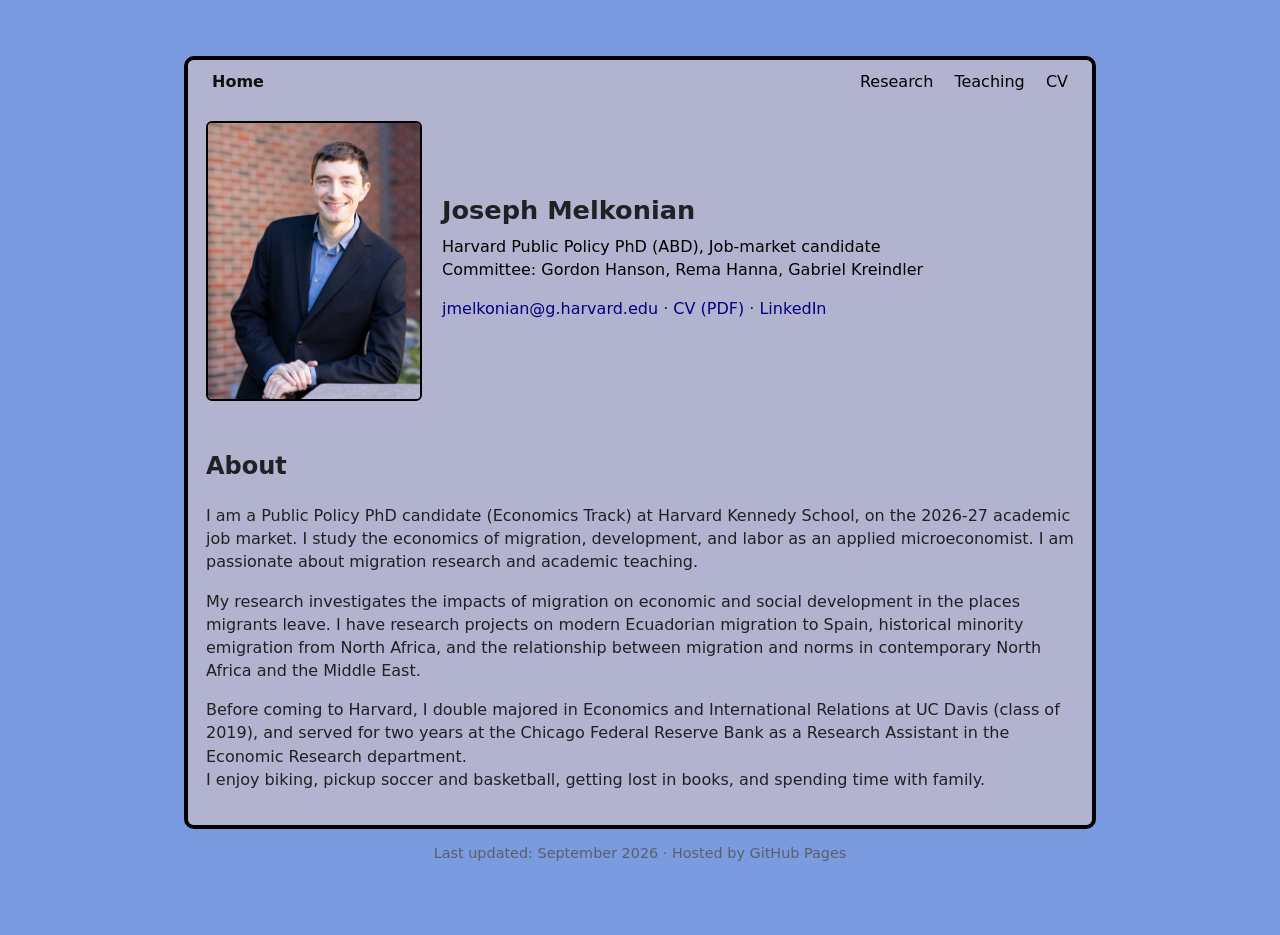
<file: index.html>
<!doctype html>
<html lang="en">
<head>
  <meta charset="utf-8" />
  <meta name="viewport" content="width=device-width, initial-scale=1" />
  <meta name="google-site-verification" content="09JhG6fdlHz6kO8kMZOuicw0uHYEpfqvG0ezNS4bR2U" />
  <title>Joseph Melkonian</title>
  <link rel="stylesheet" href="css/styles.css">
</head>
<body>
  <main class="container">
    <div class="content-frame">
    <header class="site-header">
      <div class="header-inner">
        <a class="brand" href="index.html">Home</a> 
        <nav class="site-nav">
          <a href="research.html">Research</a>
          <a href="teaching.html">Teaching</a>
          <a href="melkonian_cv_2026_academic_oct.pdf" target="_blank" rel="noopener">CV</a>
        </nav>
      </div>
    </header>
    <header class="profile-header">
      <div class="photo">
        <img src="images/joseph_professional_headshot.jpg" alt="Profile photo: Joseph Melkonian">
      </div>
      <div class="intro">
        <h1>Joseph Melkonian</h1> 
        <p class="title">Harvard Public Policy PhD (ABD), Job-market candidate
          <br> Committee: Gordon Hanson, Rema Hanna, Gabriel Kreindler </p>
        <p class="contact">
          <a href="mailto:jmelkonian@g.harvard.edu">jmelkonian@g.harvard.edu</a> · <a href="melkonian_cv_2026_academic_oct.pdf" target="_blank" rel="noopener">CV (PDF)</a> · <a href="https://www.linkedin.com/in/joseph-melkonian/">LinkedIn</a>
        </p>
      </div>
    </header>

    <section >
        <h2>About</h2>
        <p>
            I am a Public Policy PhD candidate (Economics Track) at Harvard Kennedy School, on the 2026-27 academic job market. 
            I study the economics of migration, development, and labor as an applied microeconomist. I am passionate about migration research and academic teaching. 
            
        </p>

        <p>
            My research investigates the impacts of migration on economic and social development in the places migrants leave. I have research projects on modern Ecuadorian migration to Spain, 
            historical minority emigration from North Africa, and the relationship between migration and norms in contemporary North Africa and the Middle East. 
            
            <!-- comment For my job market paper I analyze international census and labor force survey microdata to study the impact of a recession in a migrant destination country (Spain) 
            on development in a migrant sending country (Ecuador); I find the recession propagates to migrant origin regions through return migration. -->
        </p>

        <!-- <p>
            I twice taught an original sophomore tutorial at Harvard College on the Economics of Migration in the Middle East and North Africa, 
            developing student research and writing skills while introducing undergraduates to economic migration research. 
            I thrice served as a Teaching Fellow and Lead Proctor for Intermediate Microeconomics (ECON 1010A), 
            innovating new protocols to support testing integrity for classes of nearly three hundred students.
        </p> -->

        <p>
            Before coming to Harvard, I double majored in Economics and International Relations at UC Davis (class of 2019), 
            and served for two years at the Chicago Federal Reserve Bank as a Research Assistant in the Economic Research department.
            <br> I enjoy biking, pickup soccer and basketball, getting lost in books, and spending time with family. 
            <!-- comment 's Insurance Initiative. !-->  
        </p>

        <!-- <ul class="quick-links">
          <li><a href="research.html">Research Experience</a></li>
          <li><a href="teaching.html">Teaching Experience</a></li>
        </ul> -->

    </section>
    </div>

    <footer class="foot">
      <p>Last updated: September 2026 · Hosted by GitHub Pages</p>
    </footer>
  </main>
</body>
</html>
</file>
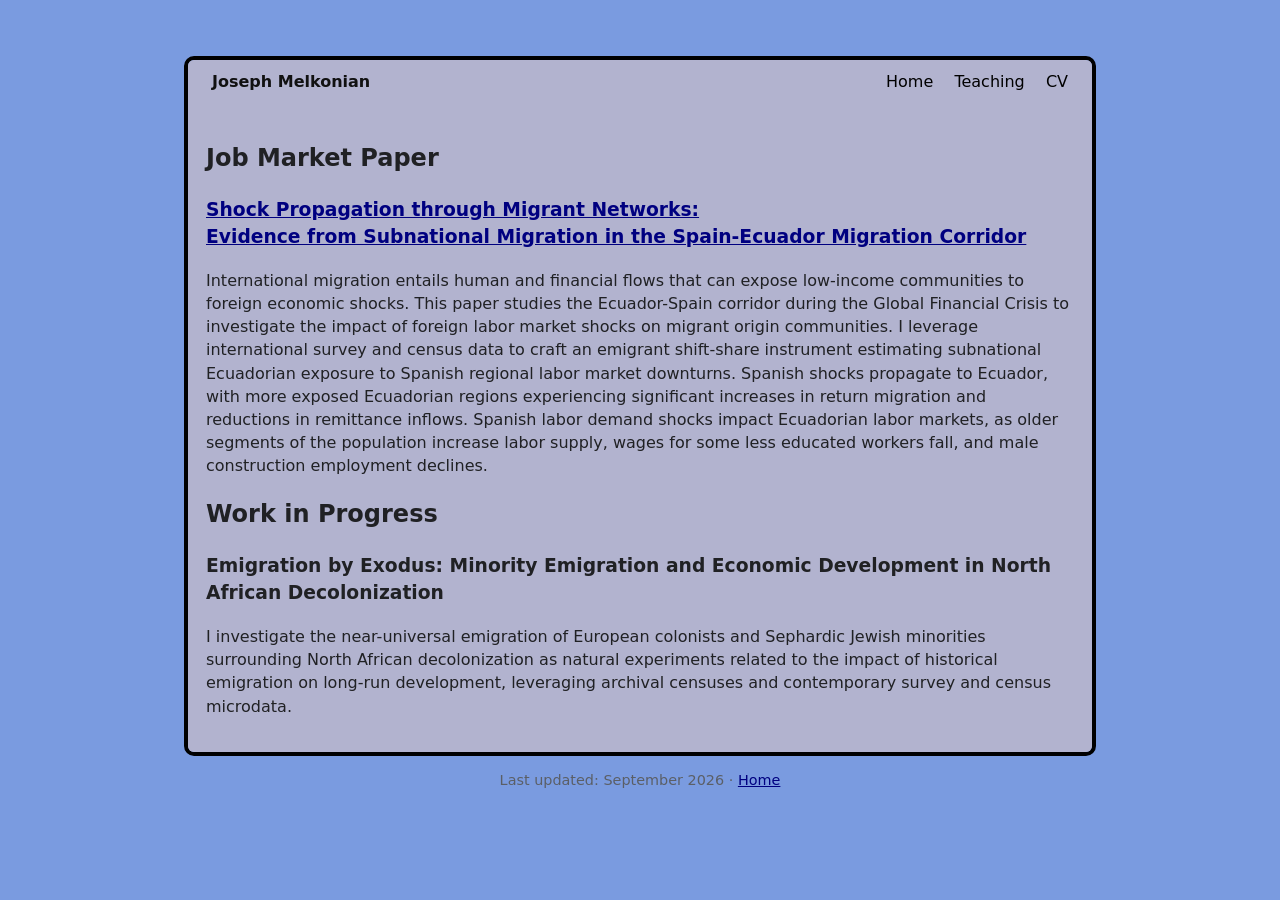
<file: research.html>
<!doctype html>
<html lang="en">
<head>
  <meta charset="utf-8" />
  <meta name="viewport" content="width=device-width, initial-scale=1" />
  <title>Joseph Melkonian — Research</title>
  <link rel="stylesheet" href="css/styles.css">
</head>
<body class="research-page">
  <main class="container">
    <div class="content-frame">
    <header class="site-header">
      <div class="header-inner">
        <a class="brand" href="index.html">Joseph Melkonian</a>
        <nav class="site-nav">
          <a href="index.html">Home</a>
          <a href="teaching.html">Teaching</a>
          <a href="melkonian_cv_2026_academic_oct.pdf" target="_blank" rel="noopener">CV</a>
        </nav>
      </div>
    </header>

    <!-- <header class="profile-header">
      <div class="photo">
        <img src="images/melkonian_headshot.JPG" alt="Profile photo: Joseph Melkonian">
      </div>
      <div class="intro">
        <h1>Joseph Melkonian</h1>
        <p class="title">Harvard Kennedy School — Public Policy PhD, Job-market candidate</p>
        <p class="contact">
          <a href="mailto:jmelkonian@g.harvard.edu">jmelkonian@g.harvard.edu</a> · <a href="index.html">Home</a> · <a href="teaching.html">Teaching</a>
        </p>
      </div>
    </header> -->

    <section>
      <!-- <section> -->
        <h2>Job Market Paper</h2>
        <h3><a href="melkonian_jmp.pdf" target="_blank" rel="noopener">Shock Propagation through Migrant Networks: <br> Evidence from Subnational Migration in the Spain-Ecuador Migration Corridor</a></h3>
        <p> International migration entails human and financial flows that can expose low-income communities to foreign economic shocks. 
          This paper studies the Ecuador-Spain corridor during the Global Financial Crisis to investigate the impact of foreign labor market shocks on migrant origin communities. 
          I leverage international survey and census data to craft an emigrant shift-share instrument estimating subnational Ecuadorian exposure to Spanish regional labor market downturns. 
          Spanish shocks propagate to Ecuador, with more exposed Ecuadorian regions experiencing significant increases in return migration and reductions in remittance inflows. 
          Spanish labor demand shocks impact Ecuadorian labor markets, as older segments of the population increase labor supply, wages for some less educated workers fall, and male construction employment declines. 
          
         
          
          <!-- I study the impact of labor market shocks in Spain on economic development in Ecuador during the Global Financial Crisis and Eurozone Debt Crisis.  -->
          <!-- I find Spanish shocks propagate to Ecuador, with Ecuadorian province exposure to Spanish labor market downturns significantly associated with increases  -->
          <!--in return migration. Examining nearly decadal changes, I find that shock exposure is associated with growth in the prime working age population share, 
          increased computer ownership, and a reduction in the share of households on welfare. -->  </p>

        <h2>Work in Progress</h2>
        <h3>Emigration by Exodus: Minority Emigration and Economic Development in North African Decolonization</h3>
        <p> I investigate the near-universal emigration of European colonists and Sephardic Jewish minorities surrounding North African decolonization as natural experiments related 
          to the impact of historical emigration on long-run development, leveraging archival censuses and contemporary survey and census microdata. 
          <!-- My research would contribute to the economic literature on the effects of emigration on labor markets and on economic development, 
          the economic contribution of ethnic minorities, and the impact of historical exposure to ethnic minorities on social and political norms. --> </p>

    </section>
    </div>

    <footer class="foot">
      <p>Last updated: September 2026 · <a href="index.html">Home</a></p>
    </footer>
  </main>
</body>
</html>
</file>
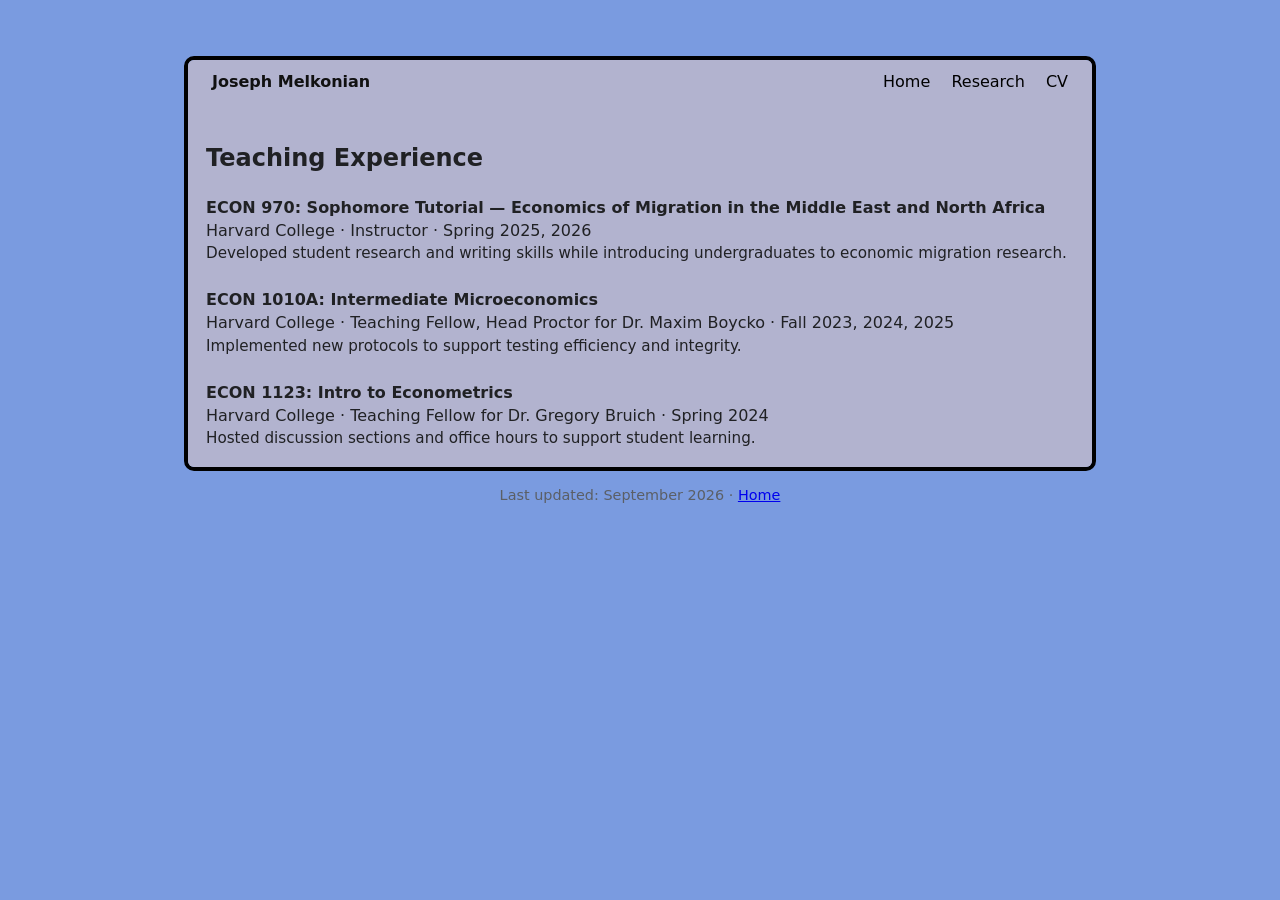
<file: teaching.html>
<!doctype html>
<html lang="en">
<head>
  <meta charset="utf-8" />
  <meta name="viewport" content="width=device-width, initial-scale=1" />
  <title>Joseph Melkonian — Teaching</title>
  <link rel="stylesheet" href="css/styles.css">
</head>
<body class="teaching-page">
  <main class="container">
    <div class="content-frame">
    <header class="site-header">
      <div class="header-inner">
        <a class="brand" href="index.html">Joseph Melkonian</a>
        <nav class="site-nav">
          <a href="index.html">Home</a>
          <a href="research.html">Research</a>
          <a href="melkonian_cv_2026_academic_oct.pdf" target="_blank" rel="noopener">CV</a>
        </nav>
      </div>
    </header>

    <!-- <header class="profile-header">
      <div class="photo">
        <img src="images/melkonian_headshot.JPG" alt="Profile photo: Joseph Melkonian">
      </div>
      <div class="intro">
        <h1>Joseph Melkonian</h1>
        <p class="title">Harvard Kennedy School — Public Policy PhD, Job-market candidate</p>
        <p class="contact">
          <a href="mailto:jmelkonian@g.harvard.edu">jmelkonian@g.harvard.edu</a> · <a href="index.html">Home</a> · <a href="research.html">Research</a>
        </p>
      </div>
    </header> -->

    <section>
      <!-- <section> -->
        <h2>Teaching Experience</h2>
        <div class="teaching">
          <div class="course">
            <strong>ECON 970: Sophomore Tutorial — Economics of Migration in the Middle East and North Africa</strong>
            <div>Harvard College · Instructor · Spring 2025, 2026</div>
            <div class = "meta">Developed student research and writing skills while introducing undergraduates to economic migration research.</div>
          </div>


          <div class="course">
            <strong>ECON 1010A: Intermediate Microeconomics</strong>
            <div >Harvard College · Teaching Fellow, Head Proctor for Dr. Maxim Boycko · Fall 2023, 2024, 2025</div>
            <div class = "meta">Implemented new protocols to support testing efficiency and integrity. <!-- <br>
              Hosted discussion sections and office hours to support student learning. --> </div>
          </div>

          <div class="course">
            <strong>ECON 1123: Intro to Econometrics</strong>
            <div >Harvard College · Teaching Fellow for Dr. Gregory Bruich · Spring 2024</div>
            <div class = "meta">Hosted discussion sections and office hours to support student learning.</div>
          </div>
        </div>
      <!-- </section> -->

    </section>
    </div>

    <footer class="foot">
      <p>Last updated: September 2026 · <a href="index.html">Home</a></p>
    </footer>
  </main>
</body>
</html>
</file>
<file: css/styles.css>
:root{
  --bg:#7a9be0;
  --card:#b2b3cf;
  --muted:#5b5f66;
  --accent:#1f6feb;
  --max-width:960px;
}
*{box-sizing:border-box}
body{font-family:system-ui,-apple-system,Segoe UI,Roboto,'Helvetica Neue',Arial;line-height:1.45;margin:0;background:var(--bg);color:#202124}
.container{max-width:var(--max-width);margin:32px auto;padding:24px}
.content-frame{border:4px solid #000;border-radius:10px;overflow:hidden}
.content-frame > section{border-radius:0;box-shadow:none}
.profile-header{display:flex;gap:20px;align-items:center;padding:18px;background:var(--card);border:0;border-radius:0;box-shadow:none;margin-bottom:0}
.profile-header + section{border:0;border-radius:0;box-shadow:none;padding-top:4px}
.photo img{width:216px;height:280px;object-fit:cover;border-radius:6px;border:2px solid #000}
.intro h1{margin:0;font-size:1.6rem}
.intro .title{color:#000;margin-top:6px}
.contact a{color:#000080;text-decoration:none}

h3 {
  margin-top: 0;
  font-weight: 600;
}

.content-grid{display:grid;grid-template-columns:1fr 280px;gap:20px;margin-top:18px}
section, aside{background:var(--card);padding:18px;border-radius:10px;box-shadow:0 1px 2px rgba(16,24,40,0.04)}
aside h3{margin-top:0}

.foot{text-align:center;color:var(--muted);font-size:0.9rem;margin-top:14px}

@media (max-width:820px){
  .content-grid{grid-template-columns:1fr}
  .profile-header{flex-direction:row}
  .photo img{width:168px;height:224px}
}

/* Site header */
.site-header{background:var(--card);border:0;padding:10px 0;border-radius:0}
.site-header .header-inner{max-width:var(--max-width);margin:0 auto;display:flex;align-items:center;justify-content:space-between;padding:0 24px}
.site-header .brand{font-weight:700;color:#111;text-decoration:none}
.site-nav a{margin-left:16px;color:#000;text-decoration:none;font-weight:500}
.site-nav a:hover{color:#000080}

.teaching-page .meta{color:inherit}
.research-page a{color:#000080}
.research-page .site-nav a{color:#000}
.research-page .site-nav a:hover{color:#000080}

.meta{color:var(--muted);font-size:0.95rem;margin-top:0}

.course{margin-bottom:24px}
.course:last-child{margin-bottom:0}

@media (max-width:600px){
  .site-header .header-inner{flex-direction:column;align-items:flex-start;gap:8px}
  .site-nav a{margin-left:0;margin-right:12px}
}
</file>
